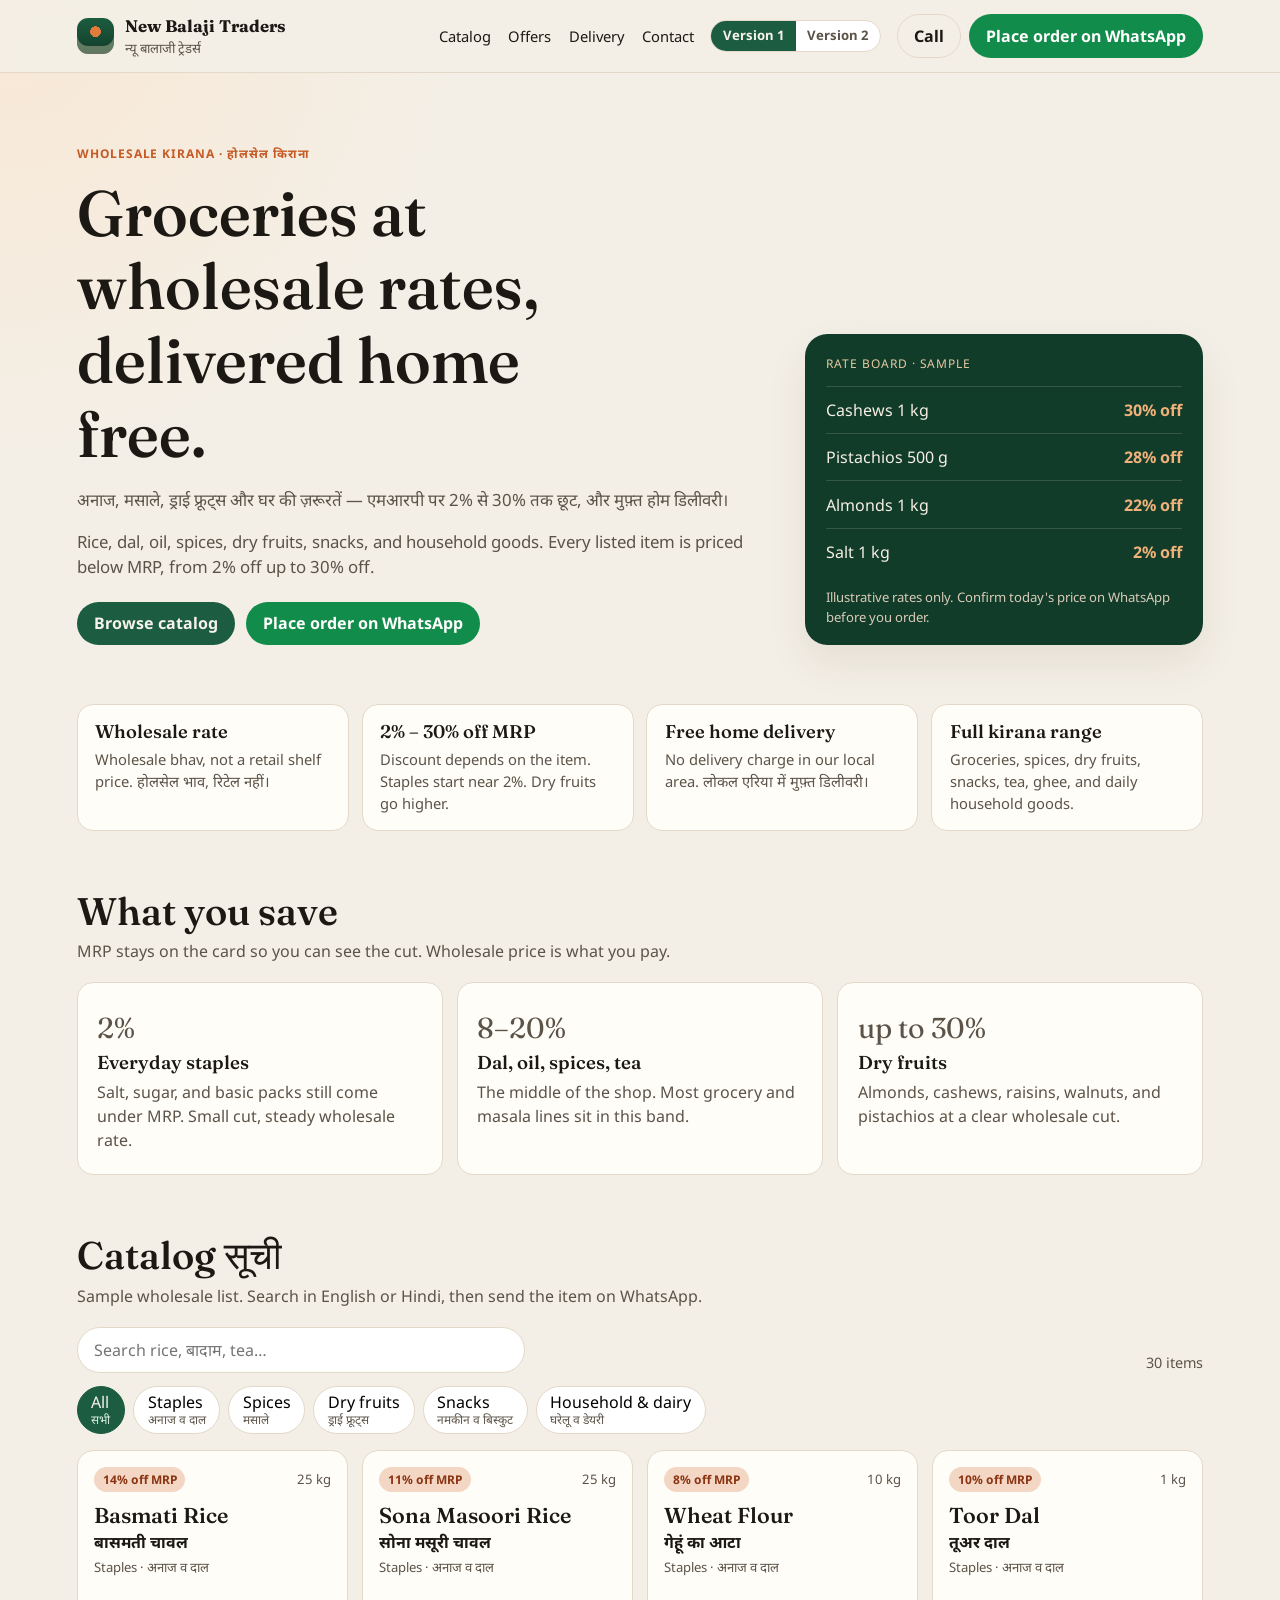
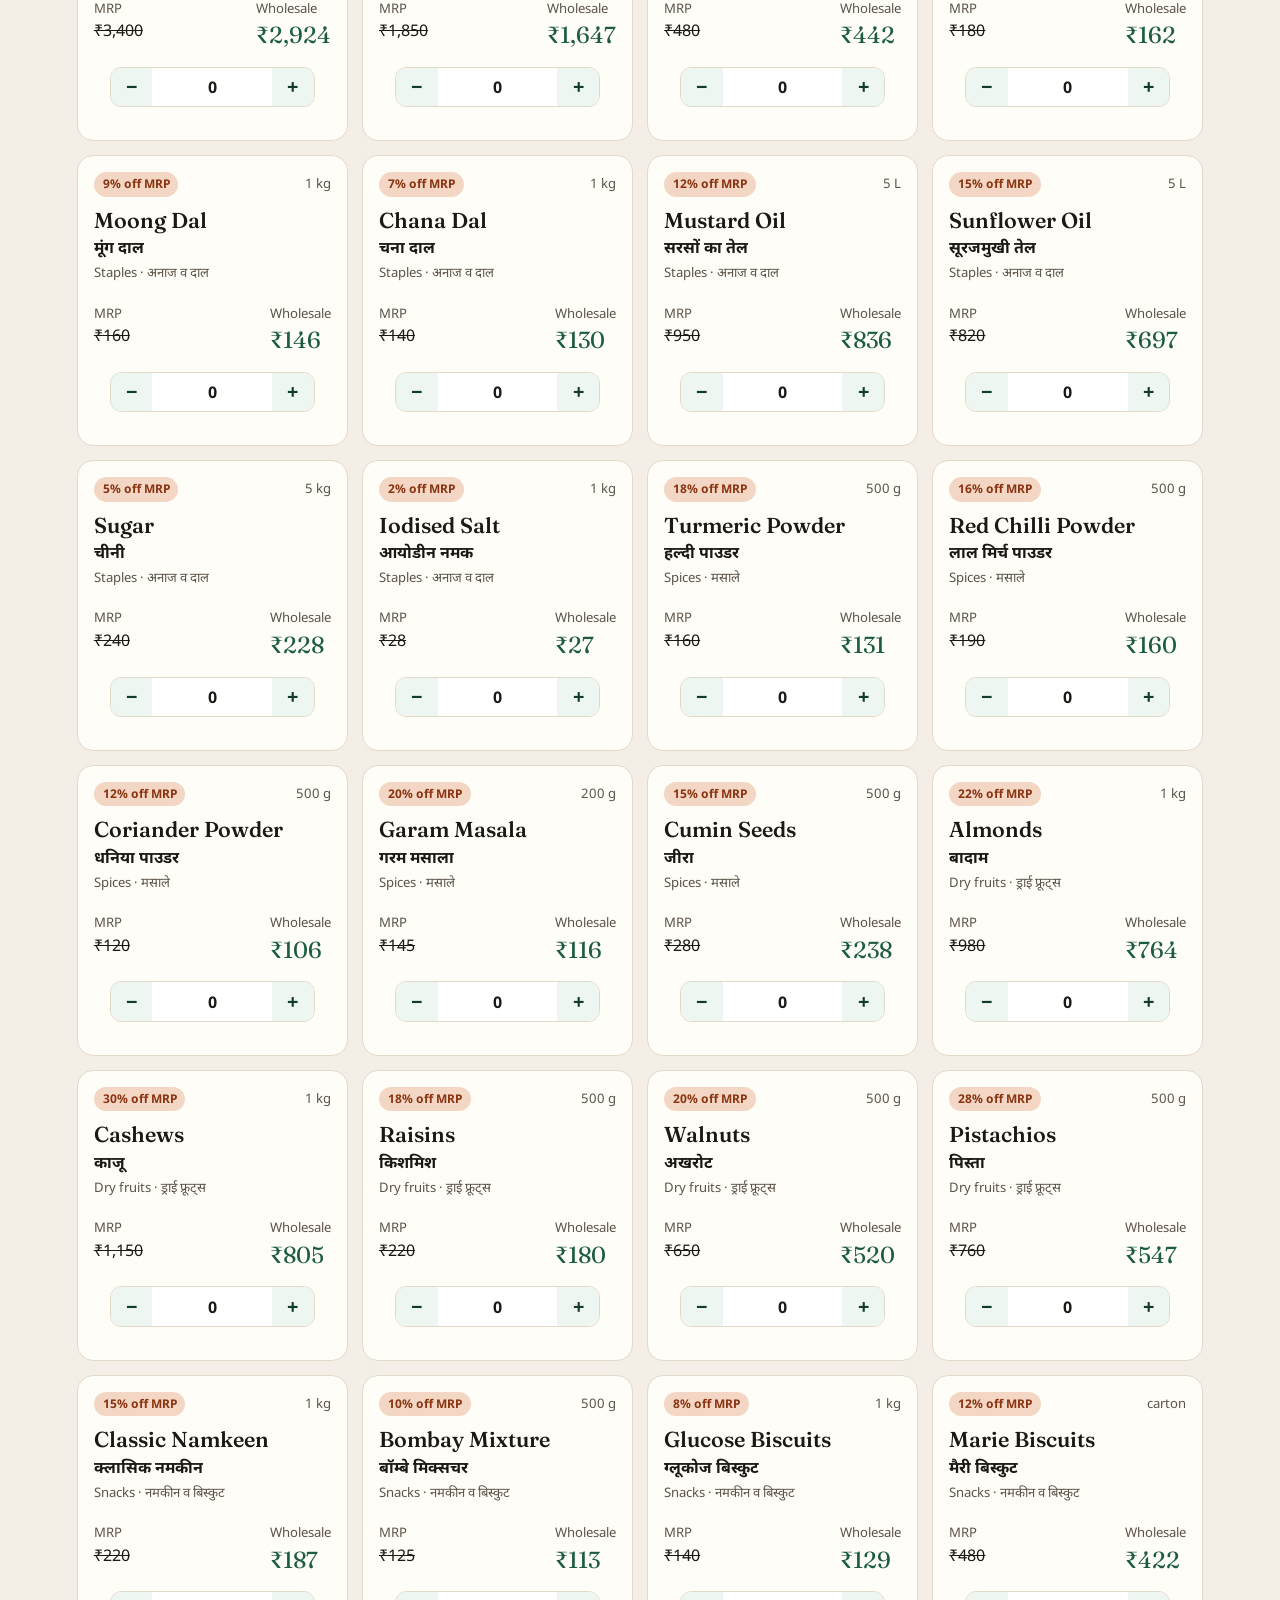
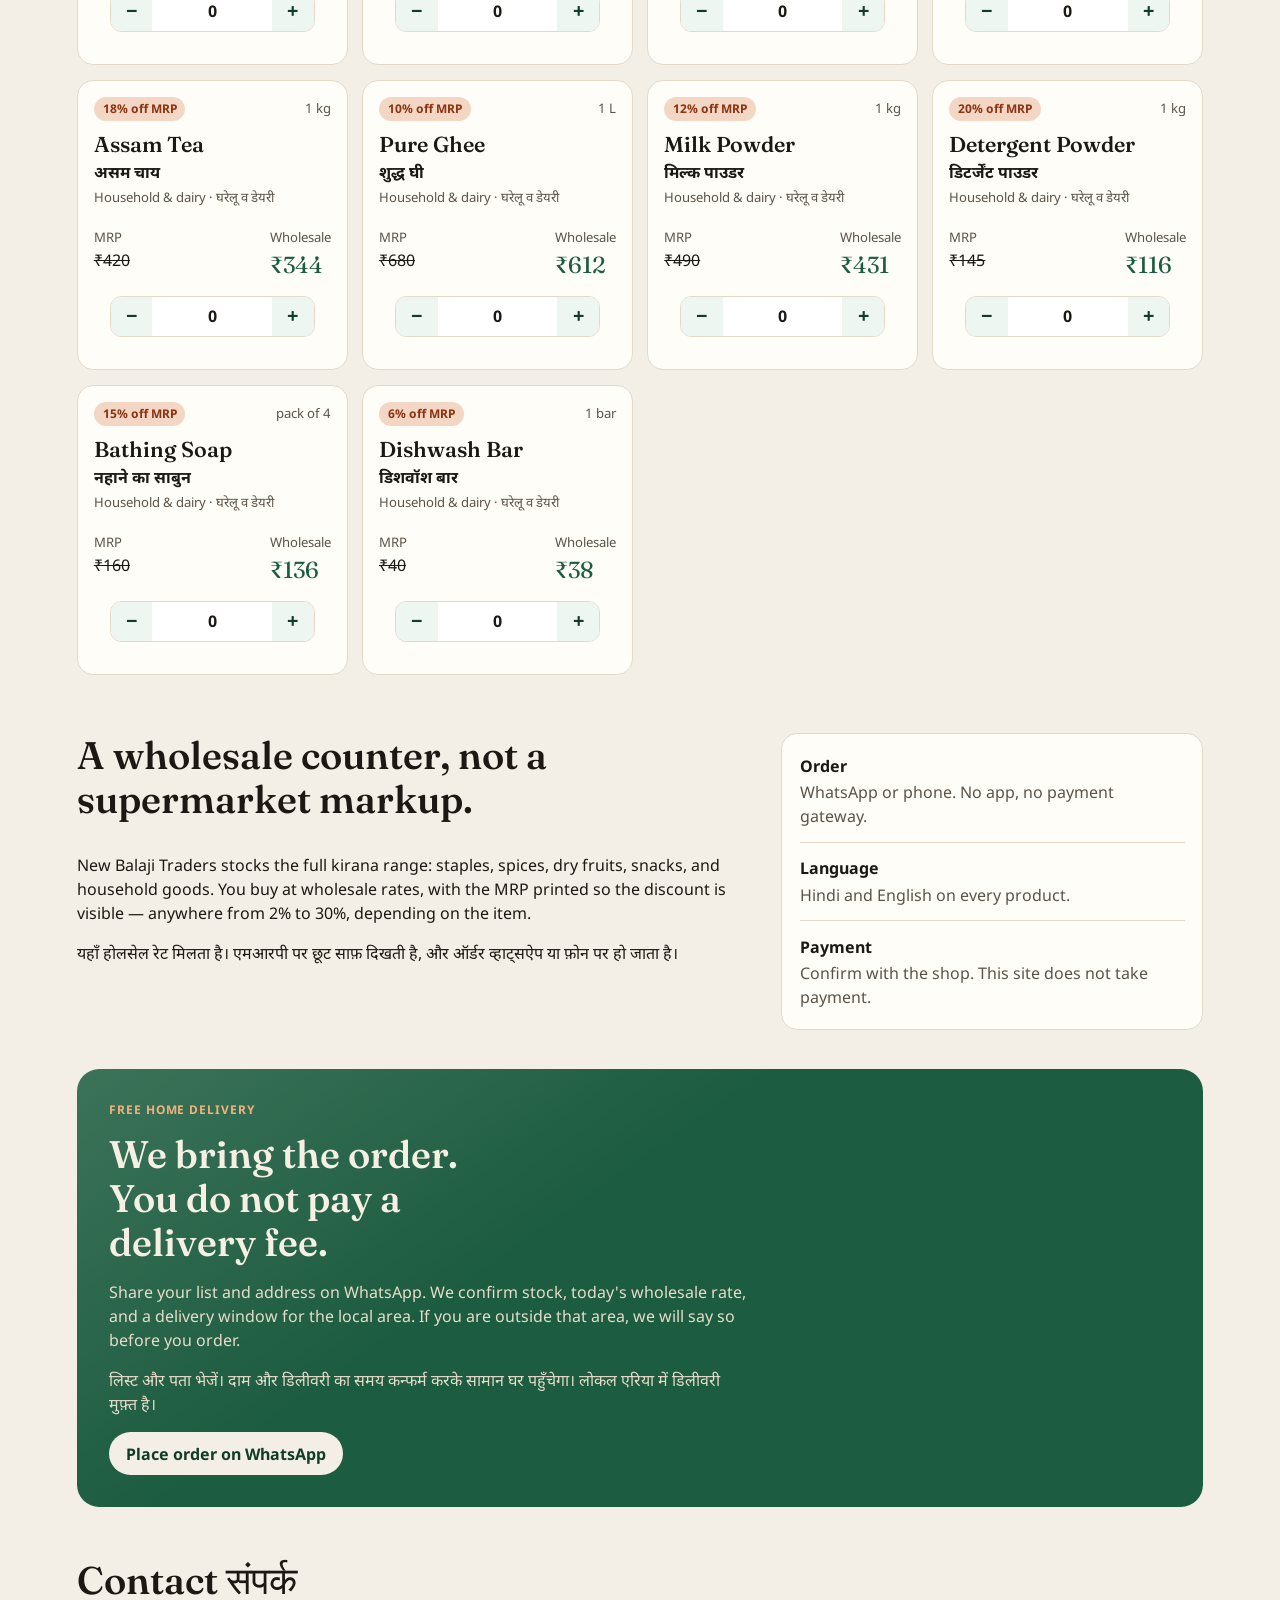
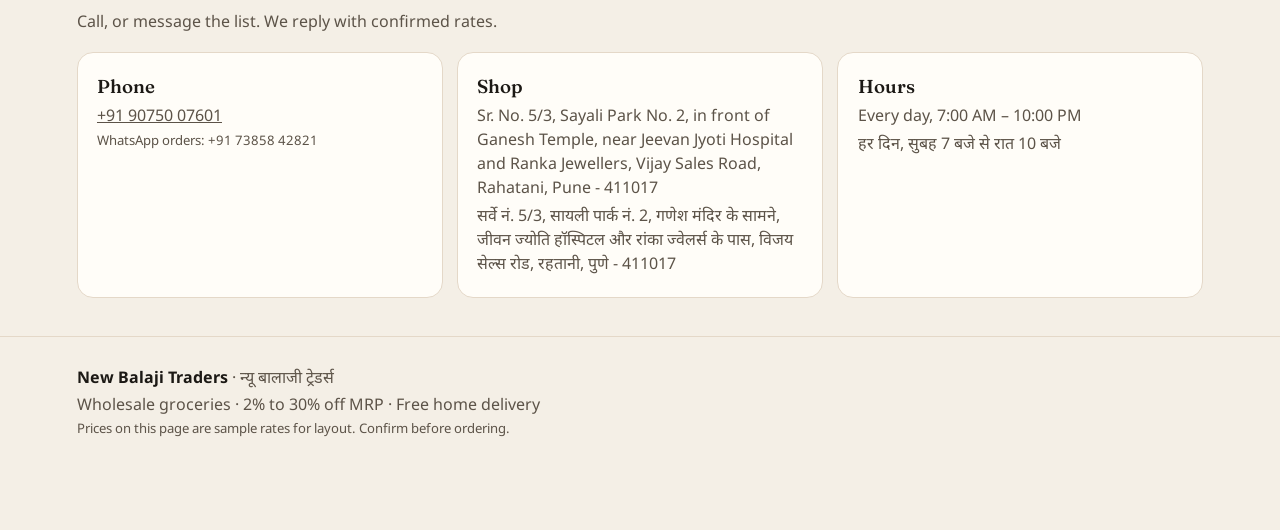
<file: index.html>
<!DOCTYPE html>
<html lang="en">
<head>
  <meta charset="utf-8">
  <meta name="viewport" content="width=device-width, initial-scale=1">
  <title>New Balaji Traders — Wholesale groceries &amp; free delivery</title>
  <meta name="description" content="New Balaji Traders offers groceries, spices, and dry fruits at wholesale rates, with 2% to 30% off MRP and free home delivery.">
  <link rel="icon" href="data:image/svg+xml,%3Csvg xmlns='http://www.w3.org/2000/svg' viewBox='0 0 32 32'%3E%3Crect width='32' height='32' rx='6' fill='%231f6b4a'/%3E%3Cpath d='M8 20c2-6 5-9 8-9s6 3 8 9' fill='none' stroke='%23f4e2c4' stroke-width='2'/%3E%3Ccircle cx='16' cy='11' r='2' fill='%23e07a3d'/%3E%3C/svg%3E">
  <link rel="preconnect" href="https://fonts.googleapis.com">
  <link rel="preconnect" href="https://fonts.gstatic.com" crossorigin>
  <link href="https://fonts.googleapis.com/css2?family=Fraunces:opsz,wght@9..144,560;9..144,680&family=Noto+Sans:wght@400;600;700&family=Noto+Sans+Devanagari:wght@500;700&display=swap" rel="stylesheet">
  <link rel="stylesheet" href="styles.css">
</head>
<body>
  <div class="placeholder-banner" data-placeholder-notice>
    Sample phone and address. Replace them in <code>script.js</code> before sharing this site.
  </div>

  <header class="site-header">
    <a class="brand" href="#top">
      <span class="mark" aria-hidden="true"></span>
      <span>
        <strong>New Balaji Traders</strong>
        <em lang="hi">न्यू बालाजी ट्रेडर्स</em>
      </span>
    </a>
    <nav class="nav" aria-label="Page">
      <a href="#catalog">Catalog</a>
      <a href="#offers">Offers</a>
      <a href="#delivery">Delivery</a>
      <a href="#contact">Contact</a>
    </nav>
    <div class="version-switch" aria-label="Site version">
      <a href="./index.html" aria-current="page">Version 1</a>
      <a href="./v2/index.html">Version 2</a>
    </div>
    <div class="header-actions">
      <a class="btn btn-ghost" data-tel href="tel:+919075007601">Call</a>
      <a class="btn btn-wa" data-place-order href="#">Place order on WhatsApp <span class="cart-count" data-cart-count hidden>0</span></a>
    </div>
  </header>

  <main id="top">
    <section class="hero">
      <div class="hero-copy">
        <p class="kicker">Wholesale kirana <span lang="hi">· होलसेल किराना</span></p>
        <h1>Groceries at wholesale rates, delivered home free.</h1>
        <p class="lede" lang="hi">अनाज, मसाले, ड्राई फ्रूट्स और घर की ज़रूरतें — एमआरपी पर 2% से 30% तक छूट, और मुफ़्त होम डिलीवरी।</p>
        <p class="lede">Rice, dal, oil, spices, dry fruits, snacks, and household goods. Every listed item is priced below MRP, from 2% off up to 30% off.</p>
        <div class="hero-actions">
          <a class="btn btn-solid" href="#catalog">Browse catalog</a>
          <a class="btn btn-wa" data-place-order href="#">Place order on WhatsApp <span class="cart-count" data-cart-count hidden>0</span></a>
        </div>
      </div>
      <aside class="rate-board" aria-label="Today's sample deals">
        <p class="board-label">Rate board · sample</p>
        <ul>
          <li><span>Cashews 1 kg</span><strong>30% off</strong></li>
          <li><span>Pistachios 500 g</span><strong>28% off</strong></li>
          <li><span>Almonds 1 kg</span><strong>22% off</strong></li>
          <li><span>Salt 1 kg</span><strong>2% off</strong></li>
        </ul>
        <p class="board-note">Illustrative rates only. Confirm today's price on WhatsApp before you order.</p>
      </aside>
    </section>

    <section class="trust" aria-label="Why shop here">
      <article>
        <h2>Wholesale rate</h2>
        <p>Wholesale bhav, not a retail shelf price. <span lang="hi">होलसेल भाव, रिटेल नहीं।</span></p>
      </article>
      <article>
        <h2>2% – 30% off MRP</h2>
        <p>Discount depends on the item. Staples start near 2%. Dry fruits go higher.</p>
      </article>
      <article>
        <h2>Free home delivery</h2>
        <p>No delivery charge in our local area. <span lang="hi">लोकल एरिया में मुफ़्त डिलीवरी।</span></p>
      </article>
      <article>
        <h2>Full kirana range</h2>
        <p>Groceries, spices, dry fruits, snacks, tea, ghee, and daily household goods.</p>
      </article>
    </section>

    <section class="offers" id="offers">
      <div class="section-head">
        <h2>What you save</h2>
        <p>MRP stays on the card so you can see the cut. Wholesale price is what you pay.</p>
      </div>
      <div class="offer-grid">
        <article>
          <p class="offer-range">2%</p>
          <h3>Everyday staples</h3>
          <p>Salt, sugar, and basic packs still come under MRP. Small cut, steady wholesale rate.</p>
        </article>
        <article>
          <p class="offer-range">8–20%</p>
          <h3>Dal, oil, spices, tea</h3>
          <p>The middle of the shop. Most grocery and masala lines sit in this band.</p>
        </article>
        <article>
          <p class="offer-range">up to 30%</p>
          <h3>Dry fruits</h3>
          <p>Almonds, cashews, raisins, walnuts, and pistachios at a clear wholesale cut.</p>
        </article>
      </div>
    </section>

    <section class="catalog" id="catalog">
      <div class="section-head">
        <h2>Catalog <span lang="hi">सूची</span></h2>
        <p>Sample wholesale list. Search in English or Hindi, then send the item on WhatsApp.</p>
      </div>
      <div class="catalog-tools">
        <label class="search">
          <span class="visually-hidden">Search products</span>
          <input type="search" data-search placeholder="Search rice, बादाम, tea…">
        </label>
        <p class="count" data-count>0 items</p>
      </div>
      <div class="filters" data-filters role="group" aria-label="Categories"></div>
      <div class="grid" data-grid></div>
    </section>

    <section class="about" id="about">
      <div>
        <h2>A wholesale counter, not a supermarket markup.</h2>
        <p>New Balaji Traders stocks the full kirana range: staples, spices, dry fruits, snacks, and household goods. You buy at wholesale rates, with the MRP printed so the discount is visible — anywhere from 2% to 30%, depending on the item.</p>
        <p lang="hi">यहाँ होलसेल रेट मिलता है। एमआरपी पर छूट साफ़ दिखती है, और ऑर्डर व्हाट्सऐप या फ़ोन पर हो जाता है।</p>
      </div>
      <dl class="facts">
        <div>
          <dt>Order</dt>
          <dd>WhatsApp or phone. No app, no payment gateway.</dd>
        </div>
        <div>
          <dt>Language</dt>
          <dd>Hindi and English on every product.</dd>
        </div>
        <div>
          <dt>Payment</dt>
          <dd>Confirm with the shop. This site does not take payment.</dd>
        </div>
      </dl>
    </section>

    <section class="delivery" id="delivery">
      <div>
        <p class="kicker">Free home delivery</p>
        <h2>We bring the order. You do not pay a delivery fee.</h2>
        <p>Share your list and address on WhatsApp. We confirm stock, today's wholesale rate, and a delivery window for the local area. If you are outside that area, we will say so before you order.</p>
        <p lang="hi">लिस्ट और पता भेजें। दाम और डिलीवरी का समय कन्फर्म करके सामान घर पहुँचेगा। लोकल एरिया में डिलीवरी मुफ़्त है।</p>
        <a class="btn btn-solid" data-place-order href="#">Place order on WhatsApp</a>
      </div>
    </section>

    <section class="contact" id="contact">
      <div class="section-head">
        <h2>Contact <span lang="hi">संपर्क</span></h2>
        <p>Call, or message the list. We reply with confirmed rates.</p>
      </div>
      <div class="contact-grid">
        <article>
          <h3>Phone</h3>
          <p><a data-tel data-shop-phone href="tel:+919075007601">+91 90750 07601</a></p>
          <p class="fine">WhatsApp orders: <span data-shop-whatsapp>+91 73858 42821</span></p>
        </article>
        <article>
          <h3>Shop</h3>
          <p data-shop-address>Sr. No. 5/3, Sayali Park No. 2, in front of Ganesh Temple, near Jeevan Jyoti Hospital and Ranka Jewellers, Vijay Sales Road, Rahatani, Pune - 411017</p>
          <p lang="hi" data-shop-address-hi>सर्वे नं. 5/3, सायली पार्क नं. 2, गणेश मंदिर के सामने, रहतानी, पुणे - 411017</p>
        </article>
        <article>
          <h3>Hours</h3>
          <p data-shop-hours>Every day, 7:00 AM – 10:00 PM</p>
          <p lang="hi" data-shop-hours-hi>हर दिन, सुबह 7 बजे से रात 10 बजे</p>
        </article>
      </div>
    </section>
  </main>

  <footer class="site-footer">
    <p><strong>New Balaji Traders</strong> · <span lang="hi">न्यू बालाजी ट्रेडर्स</span></p>
    <p>Wholesale groceries · 2% to 30% off MRP · Free home delivery</p>
    <p class="fine">Prices on this page are sample rates for layout. Confirm before ordering.</p>
  </footer>

  <div class="mobile-bar">
    <a data-tel href="tel:+919075007601">Call <span data-shop-phone>+91 90750 07601</span></a>
    <a data-place-order href="#">Place order <span class="cart-count" data-cart-count hidden>0</span></a>
  </div>

  <script src="products.js"></script>
  <script src="script.js"></script>
</body>
</html>
</file>
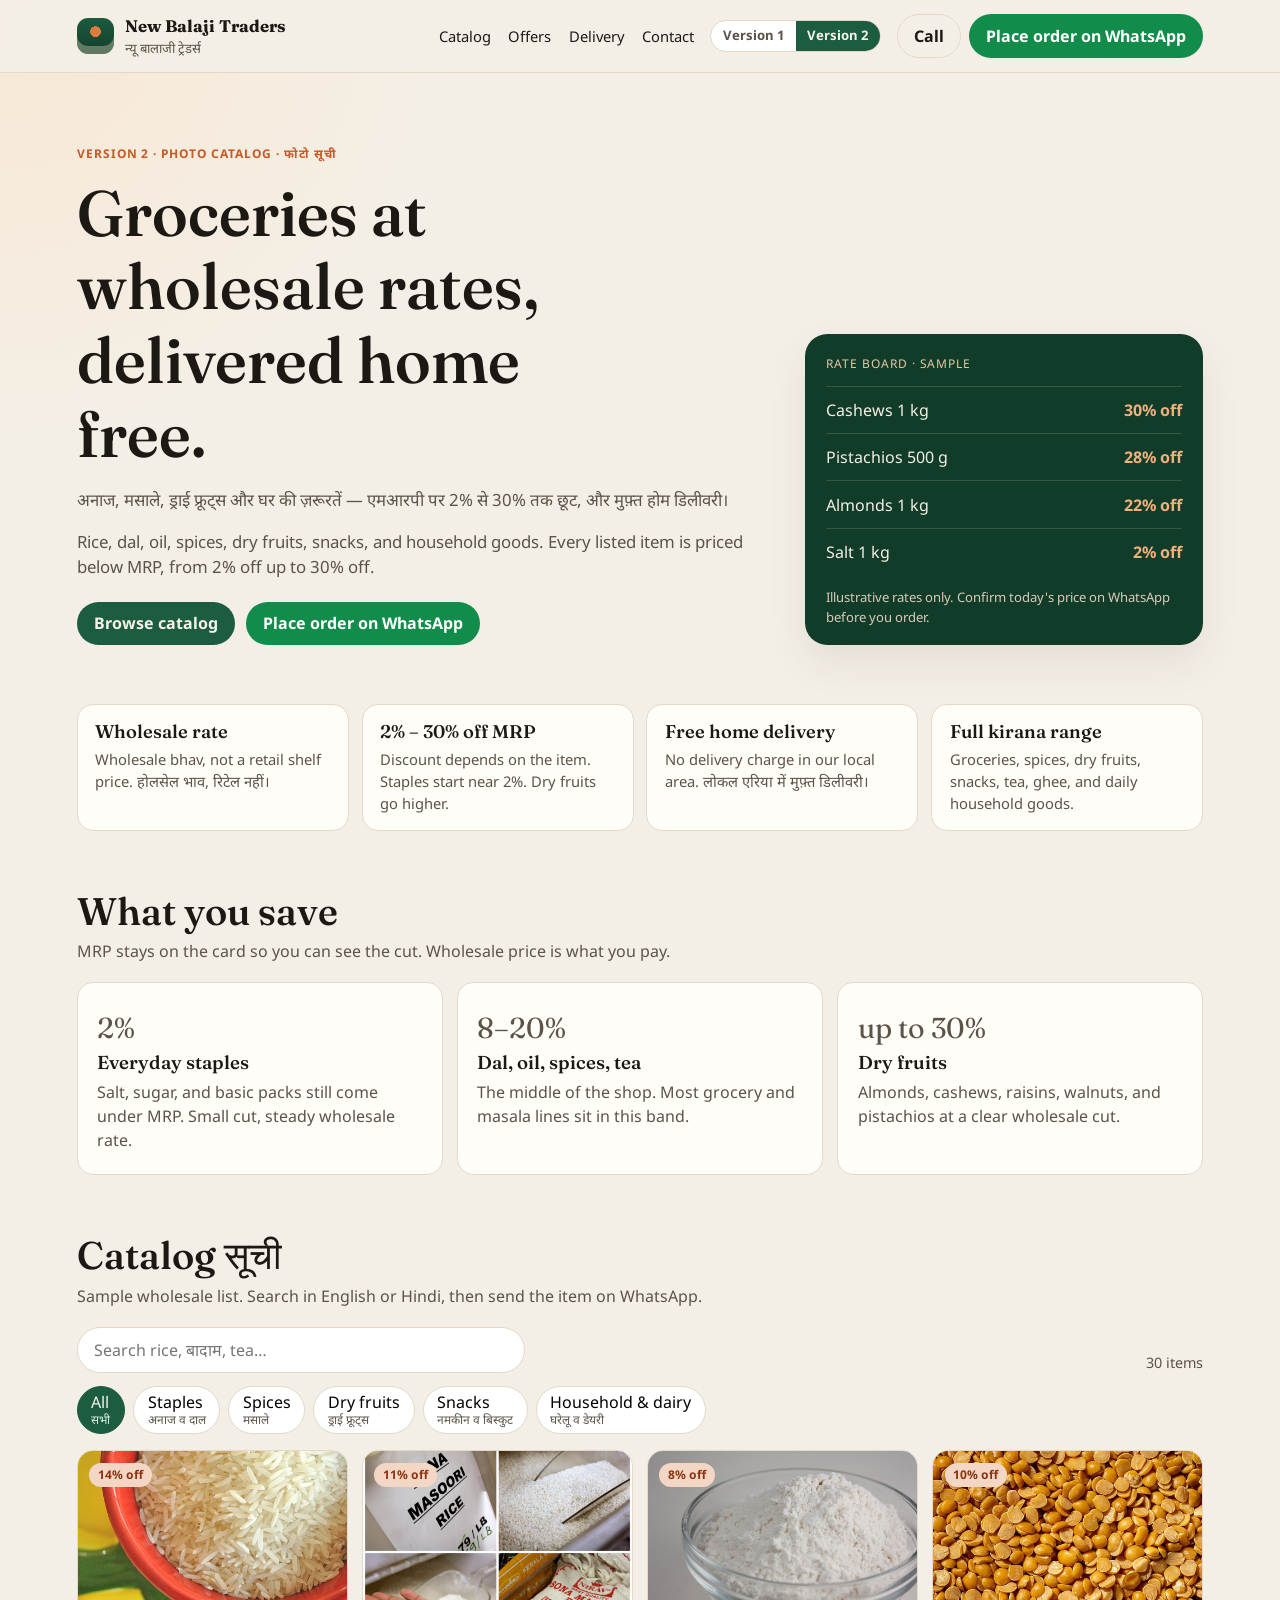
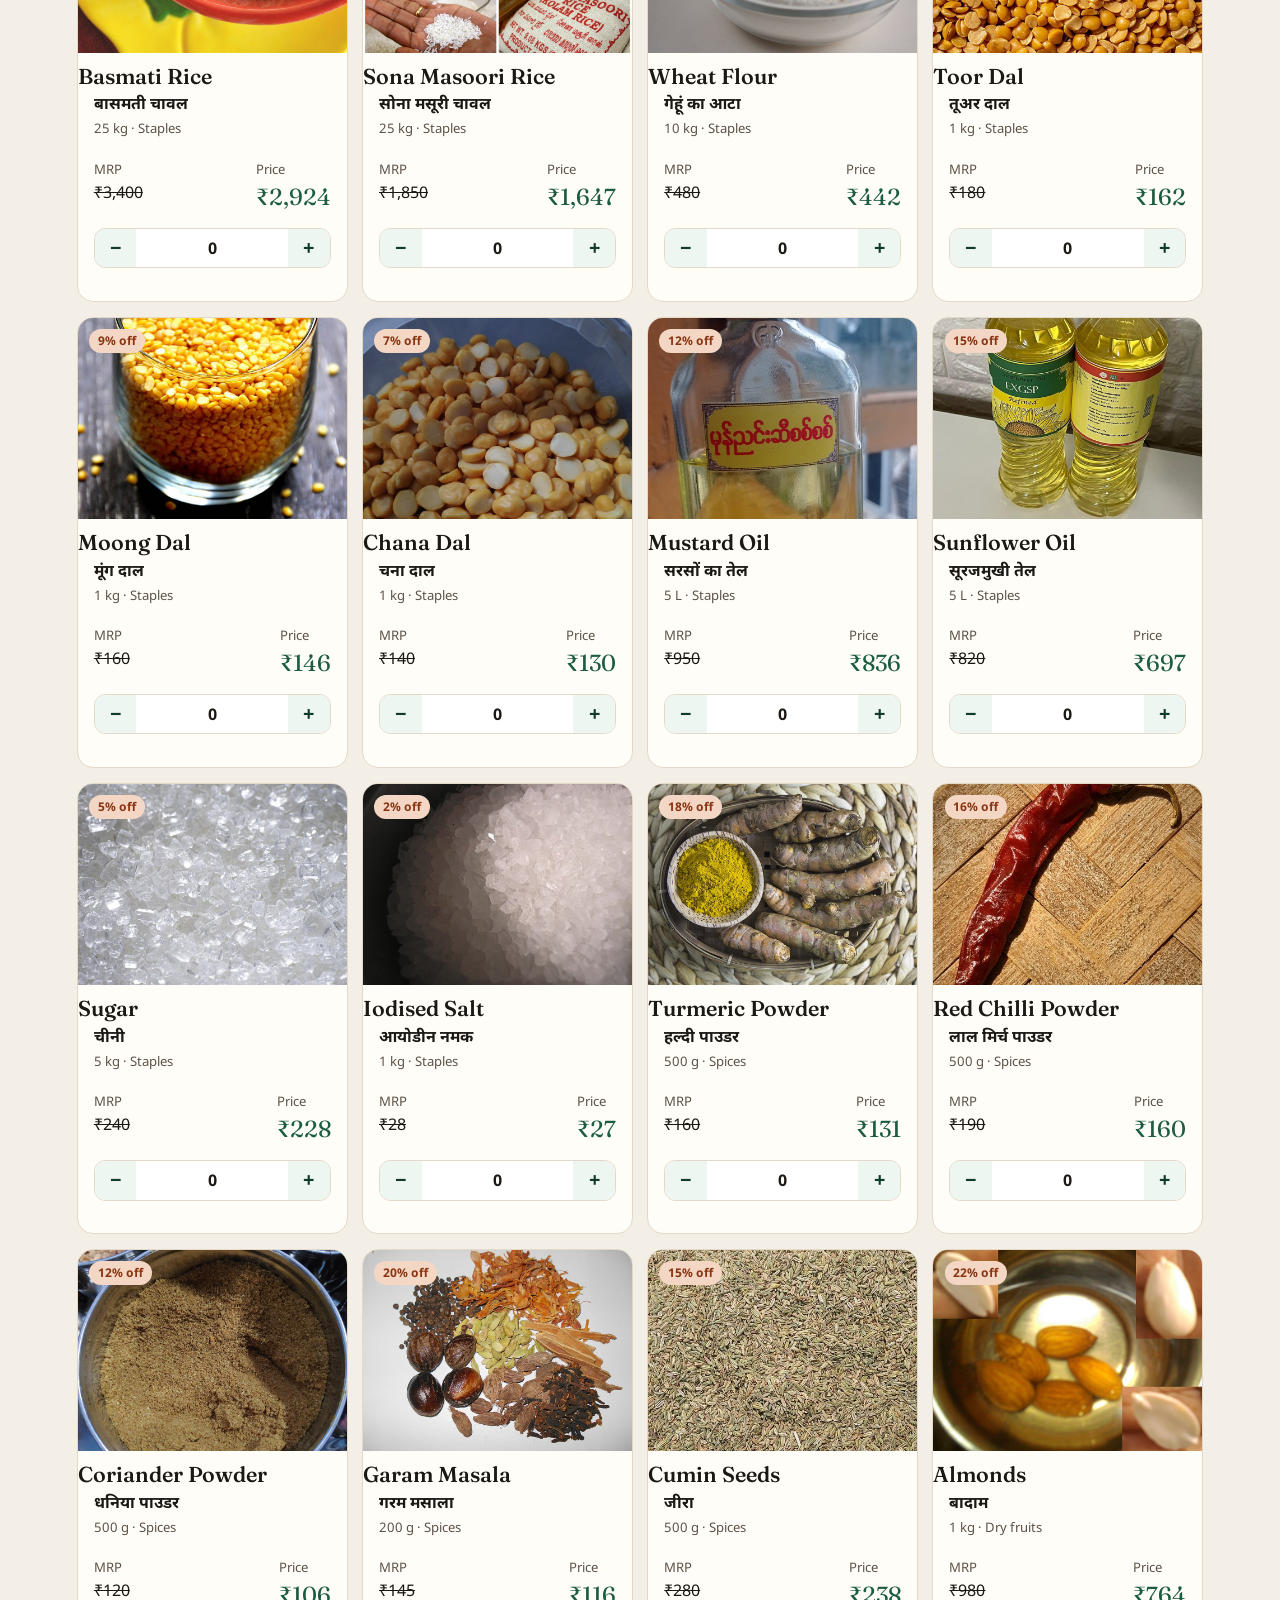
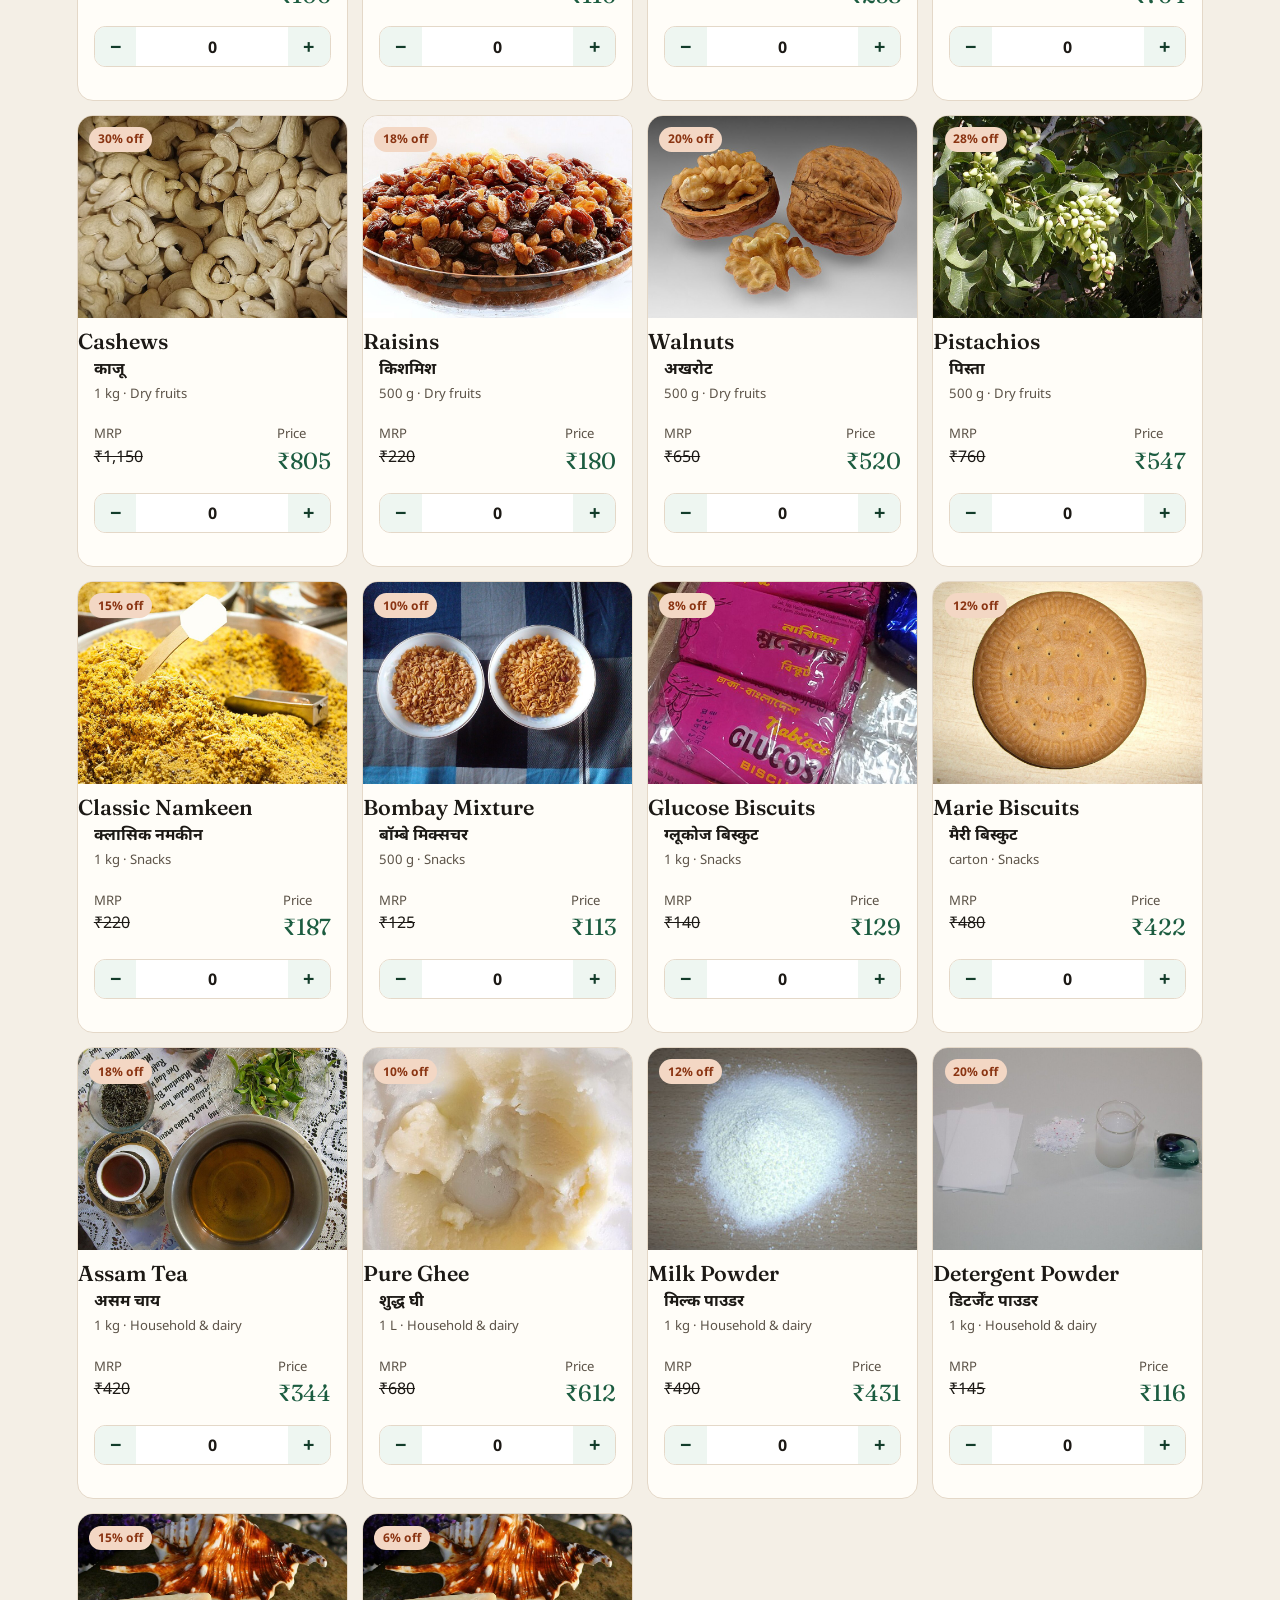
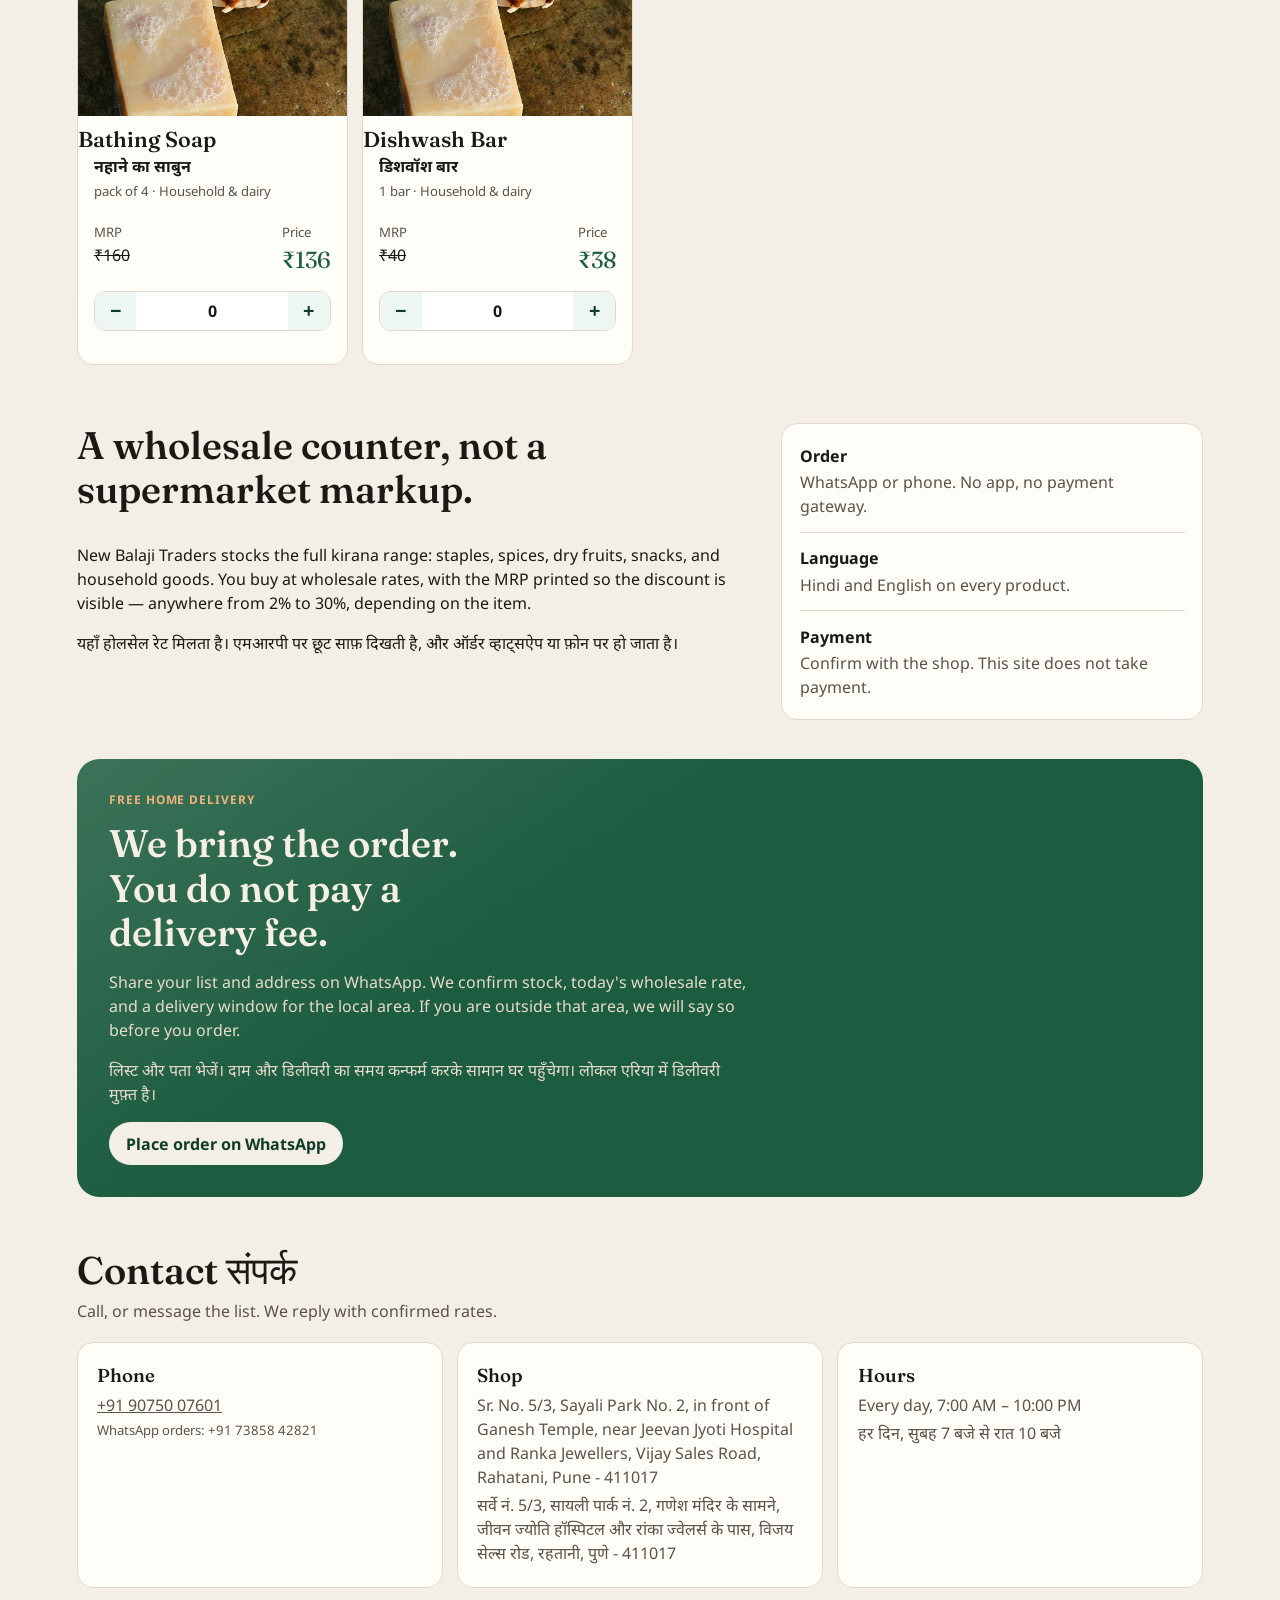
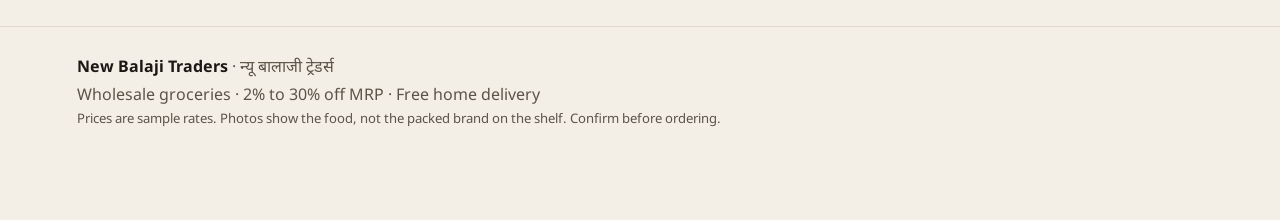
<file: v2/index.html>
<!DOCTYPE html>
<html lang="en">
<head>
  <meta charset="utf-8">
  <meta name="viewport" content="width=device-width, initial-scale=1">
  <title>New Balaji Traders — Version 2 photo catalog</title>
  <meta name="description" content="New Balaji Traders offers groceries, spices, and dry fruits at wholesale rates, with 2% to 30% off MRP and free home delivery.">
  <link rel="icon" href="data:image/svg+xml,%3Csvg xmlns='http://www.w3.org/2000/svg' viewBox='0 0 32 32'%3E%3Crect width='32' height='32' rx='6' fill='%231f6b4a'/%3E%3Cpath d='M8 20c2-6 5-9 8-9s6 3 8 9' fill='none' stroke='%23f4e2c4' stroke-width='2'/%3E%3Ccircle cx='16' cy='11' r='2' fill='%23e07a3d'/%3E%3C/svg%3E">
  <link rel="preconnect" href="https://fonts.googleapis.com">
  <link rel="preconnect" href="https://fonts.gstatic.com" crossorigin>
  <link href="https://fonts.googleapis.com/css2?family=Fraunces:opsz,wght@9..144,560;9..144,680&family=Noto+Sans:wght@400;600;700&family=Noto+Sans+Devanagari:wght@500;700&display=swap" rel="stylesheet">
  <link rel="stylesheet" href="styles.css">
</head>
<body>
  <div class="placeholder-banner" data-placeholder-notice>
    Sample phone and address. Replace them in <code>script.js</code> before sharing this site.
  </div>

  <header class="site-header">
    <a class="brand" href="#top">
      <span class="mark" aria-hidden="true"></span>
      <span>
        <strong>New Balaji Traders</strong>
        <em lang="hi">न्यू बालाजी ट्रेडर्स</em>
      </span>
    </a>
    <nav class="nav" aria-label="Page">
      <a href="#catalog">Catalog</a>
      <a href="#offers">Offers</a>
      <a href="#delivery">Delivery</a>
      <a href="#contact">Contact</a>
    </nav>
    <div class="version-switch" aria-label="Site version">
      <a href="../index.html">Version 1</a>
      <a href="./index.html" aria-current="page">Version 2</a>
    </div>
    <div class="header-actions">
      <a class="btn btn-ghost" data-tel href="tel:+919075007601">Call</a>
      <a class="btn btn-wa" data-place-order href="#">Place order on WhatsApp <span class="cart-count" data-cart-count hidden>0</span></a>
    </div>
  </header>

  <main id="top">
    <section class="hero">
      <div class="hero-copy">
        <p class="kicker">Version 2 · photo catalog <span lang="hi">· फोटो सूची</span></p>
        <h1>Groceries at wholesale rates, delivered home free.</h1>
        <p class="lede" lang="hi">अनाज, मसाले, ड्राई फ्रूट्स और घर की ज़रूरतें — एमआरपी पर 2% से 30% तक छूट, और मुफ़्त होम डिलीवरी।</p>
        <p class="lede">Rice, dal, oil, spices, dry fruits, snacks, and household goods. Every listed item is priced below MRP, from 2% off up to 30% off.</p>
        <div class="hero-actions">
          <a class="btn btn-solid" href="#catalog">Browse catalog</a>
          <a class="btn btn-wa" data-place-order href="#">Place order on WhatsApp <span class="cart-count" data-cart-count hidden>0</span></a>
        </div>
      </div>
      <aside class="rate-board" aria-label="Today's sample deals">
        <p class="board-label">Rate board · sample</p>
        <ul>
          <li><span>Cashews 1 kg</span><strong>30% off</strong></li>
          <li><span>Pistachios 500 g</span><strong>28% off</strong></li>
          <li><span>Almonds 1 kg</span><strong>22% off</strong></li>
          <li><span>Salt 1 kg</span><strong>2% off</strong></li>
        </ul>
        <p class="board-note">Illustrative rates only. Confirm today's price on WhatsApp before you order.</p>
      </aside>
    </section>

    <section class="trust" aria-label="Why shop here">
      <article>
        <h2>Wholesale rate</h2>
        <p>Wholesale bhav, not a retail shelf price. <span lang="hi">होलसेल भाव, रिटेल नहीं।</span></p>
      </article>
      <article>
        <h2>2% – 30% off MRP</h2>
        <p>Discount depends on the item. Staples start near 2%. Dry fruits go higher.</p>
      </article>
      <article>
        <h2>Free home delivery</h2>
        <p>No delivery charge in our local area. <span lang="hi">लोकल एरिया में मुफ़्त डिलीवरी।</span></p>
      </article>
      <article>
        <h2>Full kirana range</h2>
        <p>Groceries, spices, dry fruits, snacks, tea, ghee, and daily household goods.</p>
      </article>
    </section>

    <section class="offers" id="offers">
      <div class="section-head">
        <h2>What you save</h2>
        <p>MRP stays on the card so you can see the cut. Wholesale price is what you pay.</p>
      </div>
      <div class="offer-grid">
        <article>
          <p class="offer-range">2%</p>
          <h3>Everyday staples</h3>
          <p>Salt, sugar, and basic packs still come under MRP. Small cut, steady wholesale rate.</p>
        </article>
        <article>
          <p class="offer-range">8–20%</p>
          <h3>Dal, oil, spices, tea</h3>
          <p>The middle of the shop. Most grocery and masala lines sit in this band.</p>
        </article>
        <article>
          <p class="offer-range">up to 30%</p>
          <h3>Dry fruits</h3>
          <p>Almonds, cashews, raisins, walnuts, and pistachios at a clear wholesale cut.</p>
        </article>
      </div>
    </section>

    <section class="catalog" id="catalog">
      <div class="section-head">
        <h2>Catalog <span lang="hi">सूची</span></h2>
        <p>Sample wholesale list. Search in English or Hindi, then send the item on WhatsApp.</p>
      </div>
      <div class="catalog-tools">
        <label class="search">
          <span class="visually-hidden">Search products</span>
          <input type="search" data-search placeholder="Search rice, बादाम, tea…">
        </label>
        <p class="count" data-count>0 items</p>
      </div>
      <div class="filters" data-filters role="group" aria-label="Categories"></div>
      <div class="grid" data-grid></div>
    </section>

    <section class="about" id="about">
      <div>
        <h2>A wholesale counter, not a supermarket markup.</h2>
        <p>New Balaji Traders stocks the full kirana range: staples, spices, dry fruits, snacks, and household goods. You buy at wholesale rates, with the MRP printed so the discount is visible — anywhere from 2% to 30%, depending on the item.</p>
        <p lang="hi">यहाँ होलसेल रेट मिलता है। एमआरपी पर छूट साफ़ दिखती है, और ऑर्डर व्हाट्सऐप या फ़ोन पर हो जाता है।</p>
      </div>
      <dl class="facts">
        <div>
          <dt>Order</dt>
          <dd>WhatsApp or phone. No app, no payment gateway.</dd>
        </div>
        <div>
          <dt>Language</dt>
          <dd>Hindi and English on every product.</dd>
        </div>
        <div>
          <dt>Payment</dt>
          <dd>Confirm with the shop. This site does not take payment.</dd>
        </div>
      </dl>
    </section>

    <section class="delivery" id="delivery">
      <div>
        <p class="kicker">Free home delivery</p>
        <h2>We bring the order. You do not pay a delivery fee.</h2>
        <p>Share your list and address on WhatsApp. We confirm stock, today's wholesale rate, and a delivery window for the local area. If you are outside that area, we will say so before you order.</p>
        <p lang="hi">लिस्ट और पता भेजें। दाम और डिलीवरी का समय कन्फर्म करके सामान घर पहुँचेगा। लोकल एरिया में डिलीवरी मुफ़्त है।</p>
        <a class="btn btn-solid" data-place-order href="#">Place order on WhatsApp</a>
      </div>
    </section>

    <section class="contact" id="contact">
      <div class="section-head">
        <h2>Contact <span lang="hi">संपर्क</span></h2>
        <p>Call, or message the list. We reply with confirmed rates.</p>
      </div>
      <div class="contact-grid">
        <article>
          <h3>Phone</h3>
          <p><a data-tel data-shop-phone href="tel:+919075007601">+91 90750 07601</a></p>
          <p class="fine">WhatsApp orders: <span data-shop-whatsapp>+91 73858 42821</span></p>
        </article>
        <article>
          <h3>Shop</h3>
          <p data-shop-address>Sr. No. 5/3, Sayali Park No. 2, in front of Ganesh Temple, near Jeevan Jyoti Hospital and Ranka Jewellers, Vijay Sales Road, Rahatani, Pune - 411017</p>
          <p lang="hi" data-shop-address-hi>सर्वे नं. 5/3, सायली पार्क नं. 2, गणेश मंदिर के सामने, रहतानी, पुणे - 411017</p>
        </article>
        <article>
          <h3>Hours</h3>
          <p data-shop-hours>Every day, 7:00 AM – 10:00 PM</p>
          <p lang="hi" data-shop-hours-hi>हर दिन, सुबह 7 बजे से रात 10 बजे</p>
        </article>
      </div>
    </section>
  </main>

  <footer class="site-footer">
    <p><strong>New Balaji Traders</strong> · <span lang="hi">न्यू बालाजी ट्रेडर्स</span></p>
    <p>Wholesale groceries · 2% to 30% off MRP · Free home delivery</p>
    <p class="fine">Prices are sample rates. Photos show the food, not the packed brand on the shelf. Confirm before ordering.</p>
  </footer>

  <div class="mobile-bar">
    <a data-tel href="tel:+919075007601">Call <span data-shop-phone>+91 90750 07601</span></a>
    <a data-place-order href="#">Place order <span class="cart-count" data-cart-count hidden>0</span></a>
  </div>

  <script src="products.js"></script>
  <script src="script.js"></script>
</body>
</html>
</file>
<file: styles.css>
:root {
  --ink: #1c1915;
  --muted: #5c5348;
  --paper: #f4efe6;
  --card: #fffdf8;
  --line: #e4d8c8;
  --green: #1c5c40;
  --green-deep: #123c2a;
  --saffron: #c65a24;
  --saffron-soft: #f3d7c4;
  --shadow: 0 18px 40px rgba(48, 32, 14, 0.08);
  --serif: "Fraunces", "Times New Roman", serif;
  --sans: "Noto Sans", "Noto Sans Devanagari", "Segoe UI", sans-serif;
}

* { box-sizing: border-box; }

html { scroll-behavior: smooth; }

body {
  margin: 0;
  color: var(--ink);
  background:
    radial-gradient(circle at top left, #f8e7d4 0, transparent 28rem),
    var(--paper);
  font-family: var(--sans);
  line-height: 1.5;
}

a { color: inherit; }

img { max-width: 100%; }

.placeholder-banner {
  background: #3d2a16;
  color: #f8efe4;
  text-align: center;
  font-size: 0.85rem;
  padding: 0.45rem 1rem;
}

.placeholder-banner code {
  font-family: ui-monospace, Consolas, monospace;
}

.site-header {
  position: sticky;
  top: 0;
  z-index: 5;
  display: flex;
  align-items: center;
  gap: 1rem;
  padding: 0.85rem 6vw;
  background: rgba(244, 239, 230, 0.92);
  border-bottom: 1px solid var(--line);
  backdrop-filter: blur(10px);
}

.brand {
  display: flex;
  align-items: center;
  gap: 0.7rem;
  text-decoration: none;
  margin-right: auto;
}

.brand strong,
.brand em {
  display: block;
  font-style: normal;
}

.brand strong { font-family: var(--serif); font-size: 1.05rem; }
.brand em { color: var(--muted); font-size: 0.82rem; }

.mark {
  width: 2.3rem;
  height: 2.3rem;
  border-radius: 0.7rem;
  background:
    radial-gradient(circle at 50% 38%, #e07a3d 0 18%, transparent 19%),
    linear-gradient(#1c5c40, #123c2a);
  box-shadow: inset 0 -8px 0 rgba(244, 226, 196, 0.35);
}

.nav {
  display: flex;
  gap: 1.1rem;
  font-size: 0.92rem;
}

.nav a { text-decoration: none; }
.nav a:hover { color: var(--saffron); }

.version-switch {
  display: flex;
  border: 1px solid var(--line);
  border-radius: 999px;
  overflow: hidden;
  background: white;
  font-size: 0.82rem;
  font-weight: 700;
}

.version-switch a {
  text-decoration: none;
  padding: 0.35rem 0.7rem;
  color: var(--muted);
}

.version-switch a[aria-current="page"] {
  background: var(--green);
  color: #f7f3ea;
}

.header-actions { display: flex; gap: 0.5rem; }

.btn {
  display: inline-flex;
  align-items: center;
  justify-content: center;
  min-height: 2.7rem;
  padding: 0.45rem 1rem;
  border-radius: 999px;
  text-decoration: none;
  font-weight: 700;
  border: 1px solid transparent;
}

.btn-solid { background: var(--green); color: #f7f3ea; }
.btn-solid:hover { background: var(--green-deep); }

.btn-wa { background: #128c4a; color: white; }
.btn-wa:hover { background: #0d6b38; }

.cart-count {
  display: inline-flex;
  align-items: center;
  justify-content: center;
  min-width: 1.35rem;
  height: 1.35rem;
  margin-left: 0.35rem;
  padding: 0 0.35rem;
  border-radius: 999px;
  background: #f4efe6;
  color: #123c2a;
  font-size: 0.78rem;
}

.cart-count[hidden] { display: none; }

.btn-ghost {
  background: transparent;
  border-color: var(--line);
}

.hero {
  display: grid;
  grid-template-columns: 1.4fr 0.8fr;
  gap: 2rem;
  padding: 4.5rem 6vw 2.5rem;
  align-items: end;
}

.kicker {
  letter-spacing: 0.08em;
  text-transform: uppercase;
  font-size: 0.75rem;
  font-weight: 700;
  color: var(--saffron);
  margin: 0 0 0.8rem;
}

h1, h2, h3 { font-family: var(--serif); font-weight: 560; line-height: 1.15; }

h1 {
  font-size: clamp(2.4rem, 5vw, 4.4rem);
  margin: 0 0 1rem;
  max-width: 12ch;
}

.lede { max-width: 42rem; color: var(--muted); font-size: 1.05rem; }

.hero-actions { display: flex; flex-wrap: wrap; gap: 0.7rem; margin-top: 1.4rem; }

.rate-board {
  background: var(--green-deep);
  color: #f6efe4;
  border-radius: 1.4rem;
  padding: 1.3rem 1.3rem 1.1rem;
  box-shadow: var(--shadow);
}

.board-label {
  margin: 0 0 0.8rem;
  font-size: 0.75rem;
  letter-spacing: 0.08em;
  text-transform: uppercase;
  color: #e7c9a2;
}

.rate-board ul { list-style: none; margin: 0; padding: 0; }

.rate-board li {
  display: flex;
  justify-content: space-between;
  gap: 1rem;
  padding: 0.7rem 0;
  border-top: 1px solid rgba(246, 239, 228, 0.15);
}

.rate-board strong { color: #f0b27a; }

.board-note { color: #d9cbb8; font-size: 0.82rem; margin: 0.8rem 0 0; }

.trust, .offers, .catalog, .about, .delivery, .contact {
  padding: 1.2rem 6vw 2.4rem;
}

.trust {
  display: grid;
  grid-template-columns: repeat(4, 1fr);
  gap: 0.8rem;
}

.trust article, .offer-grid article, .card, .contact-grid article, .facts {
  background: var(--card);
  border: 1px solid var(--line);
  border-radius: 1rem;
}

.trust article { padding: 1rem 1.1rem; }
.trust h2 { font-size: 1.15rem; margin: 0 0 0.35rem; }
.trust p { margin: 0; color: var(--muted); font-size: 0.92rem; }

.section-head h2 { font-size: clamp(1.8rem, 3vw, 2.6rem); margin: 0 0 0.4rem; }
.section-head p { margin: 0 0 1.2rem; color: var(--muted); max-width: 40rem; }

.offer-grid, .contact-grid {
  display: grid;
  grid-template-columns: repeat(3, 1fr);
  gap: 0.9rem;
}

.offer-grid article, .contact-grid article { padding: 1.2rem; }
.offer-range {
  margin: 0;
  color: var(--saffron);
  font-family: var(--serif);
  font-size: 1.8rem;
}
.offer-grid h3, .contact-grid h3 { margin: 0.2rem 0 0.4rem; }
.offer-grid p, .contact-grid p { margin: 0.2rem 0; color: var(--muted); }

.catalog-tools {
  display: flex;
  justify-content: space-between;
  gap: 1rem;
  align-items: end;
  margin-bottom: 0.8rem;
}

.search { flex: 1; max-width: 28rem; }

.search input {
  width: 100%;
  min-height: 2.9rem;
  border-radius: 999px;
  border: 1px solid var(--line);
  background: white;
  padding: 0.5rem 1rem;
  font: inherit;
}

.count { margin: 0; color: var(--muted); font-size: 0.9rem; }

.filters {
  display: flex;
  flex-wrap: wrap;
  gap: 0.5rem;
  margin-bottom: 1rem;
}

.chip {
  border: 1px solid var(--line);
  background: white;
  border-radius: 999px;
  padding: 0.4rem 0.85rem;
  font: inherit;
  cursor: pointer;
  display: flex;
  flex-direction: column;
  align-items: flex-start;
  line-height: 1.2;
}

.chip-hi { color: var(--muted); font-size: 0.75rem; }

.chip[aria-pressed="true"] {
  background: var(--green);
  color: #f7f3ea;
  border-color: var(--green);
}

.chip[aria-pressed="true"] .chip-hi { color: #d7ecdf; }

.grid {
  display: grid;
  grid-template-columns: repeat(auto-fill, minmax(240px, 1fr));
  gap: 0.9rem;
}

.card { padding: 1rem 1rem 1.05rem; display: flex; flex-direction: column; }

.card-top, .prices {
  display: flex;
  justify-content: space-between;
  gap: 0.6rem;
  align-items: baseline;
}

.badge {
  background: var(--saffron-soft);
  color: #8a3412;
  font-size: 0.75rem;
  font-weight: 700;
  border-radius: 999px;
  padding: 0.2rem 0.55rem;
}

.pack, .meta, .label, .fine { color: var(--muted); font-size: 0.82rem; }

.card h3 { margin: 0.75rem 0 0.1rem; font-size: 1.35rem; }
.hi { margin: 0; font-weight: 700; }
.meta { margin: 0.25rem 0 0.9rem; }

.prices { margin-top: auto; padding-top: 0.4rem; }
.label { display: block; }
.mrp { text-decoration: line-through; }
.sale {
  font-family: var(--serif);
  font-size: 1.45rem;
  color: var(--green);
}

.qty {
  display: flex;
  align-items: center;
  justify-content: space-between;
  margin: 0.85rem 1rem 1rem;
  border: 1px solid var(--line);
  border-radius: 0.7rem;
  overflow: hidden;
  background: white;
}

.qty button {
  width: 2.6rem;
  height: 2.4rem;
  border: 0;
  background: #eef6f1;
  color: var(--green-deep);
  font: inherit;
  font-size: 1.25rem;
  font-weight: 700;
  cursor: pointer;
}

.qty button:hover { background: #128c4a; color: white; }

.qty span {
  min-width: 1.5rem;
  text-align: center;
  font-weight: 700;
}

.card-wa {
  margin-top: 0.85rem;
  text-align: center;
  text-decoration: none;
  font: inherit;
  font-weight: 700;
  background: #eef6f1;
  color: var(--green-deep);
  border: 0;
  border-radius: 0.7rem;
  padding: 0.55rem 0.7rem;
  cursor: pointer;
}

.card-wa:hover { background: #128c4a; color: white; }

.empty {
  grid-column: 1 / -1;
  padding: 2rem 0;
  color: var(--muted);
}

.about {
  display: grid;
  grid-template-columns: 1.3fr 0.8fr;
  gap: 1.2rem;
  align-items: start;
}

.about h2 { font-size: clamp(1.8rem, 3vw, 2.7rem); margin-top: 0; }
.facts { margin: 0; padding: 0.4rem 1.1rem; }
.facts div { padding: 0.85rem 0; border-top: 1px solid var(--line); }
.facts div:first-child { border-top: 0; }
.facts dt { font-weight: 700; }
.facts dd { margin: 0.15rem 0 0; color: var(--muted); }

.delivery {
  margin: 0 6vw 2rem;
  padding: 2rem;
  border-radius: 1.4rem;
  background:
    linear-gradient(145deg, rgba(255, 253, 248, 0.14), transparent 40%),
    var(--green);
  color: #f6efe4;
}

.delivery .kicker { color: #f0b27a; }
.delivery h2 { font-size: clamp(1.8rem, 3vw, 2.8rem); max-width: 16ch; margin: 0 0 0.7rem; }
.delivery p { max-width: 40rem; color: #e7dcca; }
.delivery .btn-solid { background: #f4efe6; color: var(--green-deep); }

.site-footer {
  padding: 1.5rem 6vw 5.5rem;
  color: var(--muted);
  border-top: 1px solid var(--line);
}

.site-footer p { margin: 0.2rem 0; }
.site-footer strong { color: var(--ink); }

.mobile-bar {
  display: none;
  position: fixed;
  left: 0;
  right: 0;
  bottom: 0;
  z-index: 6;
  background: var(--ink);
  color: white;
}

.mobile-bar a {
  flex: 1;
  text-align: center;
  text-decoration: none;
  padding: 0.85rem 0.4rem;
  font-weight: 700;
}

.mobile-bar a + a { background: #128c4a; }
.mobile-bar .cart-count { background: white; color: #123c2a; }
.mobile-bar span { display: block; font-weight: 400; font-size: 0.75rem; color: #e7dcca; }

.visually-hidden {
  position: absolute;
  width: 1px;
  height: 1px;
  overflow: hidden;
  clip: rect(0 0 0 0);
}

@media (max-width: 900px) {
  .nav, .header-actions { display: none; }
  .version-switch { margin-left: auto; }
  .hero, .trust, .offer-grid, .about, .contact-grid { grid-template-columns: 1fr; }
  .mobile-bar { display: flex; }
  h1 { max-width: none; }
}

@media (max-width: 640px) {
  .site-header, .hero, .trust, .offers, .catalog, .about, .contact { padding-left: 1.1rem; padding-right: 1.1rem; }
  .delivery { margin-left: 1.1rem; margin-right: 1.1rem; }
  .hero { padding-top: 2.2rem; }
}
</file>
<file: v2/styles.css>
:root {
  --ink: #1c1915;
  --muted: #5c5348;
  --paper: #f4efe6;
  --card: #fffdf8;
  --line: #e4d8c8;
  --green: #1c5c40;
  --green-deep: #123c2a;
  --saffron: #c65a24;
  --saffron-soft: #f3d7c4;
  --shadow: 0 18px 40px rgba(48, 32, 14, 0.08);
  --serif: "Fraunces", "Times New Roman", serif;
  --sans: "Noto Sans", "Noto Sans Devanagari", "Segoe UI", sans-serif;
}

* { box-sizing: border-box; }

html { scroll-behavior: smooth; }

body {
  margin: 0;
  color: var(--ink);
  background:
    radial-gradient(circle at top left, #f8e7d4 0, transparent 28rem),
    var(--paper);
  font-family: var(--sans);
  line-height: 1.5;
}

a { color: inherit; }

img { max-width: 100%; }

.placeholder-banner {
  background: #3d2a16;
  color: #f8efe4;
  text-align: center;
  font-size: 0.85rem;
  padding: 0.45rem 1rem;
}

.placeholder-banner code {
  font-family: ui-monospace, Consolas, monospace;
}

.site-header {
  position: sticky;
  top: 0;
  z-index: 5;
  display: flex;
  align-items: center;
  gap: 1rem;
  padding: 0.85rem 6vw;
  background: rgba(244, 239, 230, 0.92);
  border-bottom: 1px solid var(--line);
  backdrop-filter: blur(10px);
}

.brand {
  display: flex;
  align-items: center;
  gap: 0.7rem;
  text-decoration: none;
  margin-right: auto;
}

.brand strong,
.brand em {
  display: block;
  font-style: normal;
}

.brand strong { font-family: var(--serif); font-size: 1.05rem; }
.brand em { color: var(--muted); font-size: 0.82rem; }

.mark {
  width: 2.3rem;
  height: 2.3rem;
  border-radius: 0.7rem;
  background:
    radial-gradient(circle at 50% 38%, #e07a3d 0 18%, transparent 19%),
    linear-gradient(#1c5c40, #123c2a);
  box-shadow: inset 0 -8px 0 rgba(244, 226, 196, 0.35);
}

.nav {
  display: flex;
  gap: 1.1rem;
  font-size: 0.92rem;
}

.nav a { text-decoration: none; }
.nav a:hover { color: var(--saffron); }

.version-switch {
  display: flex;
  border: 1px solid var(--line);
  border-radius: 999px;
  overflow: hidden;
  background: white;
  font-size: 0.82rem;
  font-weight: 700;
}

.version-switch a {
  text-decoration: none;
  padding: 0.35rem 0.7rem;
  color: var(--muted);
}

.version-switch a[aria-current="page"] {
  background: var(--green);
  color: #f7f3ea;
}

.header-actions { display: flex; gap: 0.5rem; }

.btn {
  display: inline-flex;
  align-items: center;
  justify-content: center;
  min-height: 2.7rem;
  padding: 0.45rem 1rem;
  border-radius: 999px;
  text-decoration: none;
  font-weight: 700;
  border: 1px solid transparent;
}

.btn-solid { background: var(--green); color: #f7f3ea; }
.btn-solid:hover { background: var(--green-deep); }

.btn-wa { background: #128c4a; color: white; }
.btn-wa:hover { background: #0d6b38; }

.cart-count {
  display: inline-flex;
  align-items: center;
  justify-content: center;
  min-width: 1.35rem;
  height: 1.35rem;
  margin-left: 0.35rem;
  padding: 0 0.35rem;
  border-radius: 999px;
  background: #f4efe6;
  color: #123c2a;
  font-size: 0.78rem;
}

.cart-count[hidden] { display: none; }

.btn-ghost {
  background: transparent;
  border-color: var(--line);
}

.hero {
  display: grid;
  grid-template-columns: 1.4fr 0.8fr;
  gap: 2rem;
  padding: 4.5rem 6vw 2.5rem;
  align-items: end;
}

.kicker {
  letter-spacing: 0.08em;
  text-transform: uppercase;
  font-size: 0.75rem;
  font-weight: 700;
  color: var(--saffron);
  margin: 0 0 0.8rem;
}

h1, h2, h3 { font-family: var(--serif); font-weight: 560; line-height: 1.15; }

h1 {
  font-size: clamp(2.4rem, 5vw, 4.4rem);
  margin: 0 0 1rem;
  max-width: 12ch;
}

.lede { max-width: 42rem; color: var(--muted); font-size: 1.05rem; }

.hero-actions { display: flex; flex-wrap: wrap; gap: 0.7rem; margin-top: 1.4rem; }

.rate-board {
  background: var(--green-deep);
  color: #f6efe4;
  border-radius: 1.4rem;
  padding: 1.3rem 1.3rem 1.1rem;
  box-shadow: var(--shadow);
}

.board-label {
  margin: 0 0 0.8rem;
  font-size: 0.75rem;
  letter-spacing: 0.08em;
  text-transform: uppercase;
  color: #e7c9a2;
}

.rate-board ul { list-style: none; margin: 0; padding: 0; }

.rate-board li {
  display: flex;
  justify-content: space-between;
  gap: 1rem;
  padding: 0.7rem 0;
  border-top: 1px solid rgba(246, 239, 228, 0.15);
}

.rate-board strong { color: #f0b27a; }

.board-note { color: #d9cbb8; font-size: 0.82rem; margin: 0.8rem 0 0; }

.trust, .offers, .catalog, .about, .delivery, .contact {
  padding: 1.2rem 6vw 2.4rem;
}

.trust {
  display: grid;
  grid-template-columns: repeat(4, 1fr);
  gap: 0.8rem;
}

.trust article, .offer-grid article, .card, .contact-grid article, .facts {
  background: var(--card);
  border: 1px solid var(--line);
  border-radius: 1rem;
}

.trust article { padding: 1rem 1.1rem; }
.trust h2 { font-size: 1.15rem; margin: 0 0 0.35rem; }
.trust p { margin: 0; color: var(--muted); font-size: 0.92rem; }

.section-head h2 { font-size: clamp(1.8rem, 3vw, 2.6rem); margin: 0 0 0.4rem; }
.section-head p { margin: 0 0 1.2rem; color: var(--muted); max-width: 40rem; }

.offer-grid, .contact-grid {
  display: grid;
  grid-template-columns: repeat(3, 1fr);
  gap: 0.9rem;
}

.offer-grid article, .contact-grid article { padding: 1.2rem; }
.offer-range {
  margin: 0;
  color: var(--saffron);
  font-family: var(--serif);
  font-size: 1.8rem;
}
.offer-grid h3, .contact-grid h3 { margin: 0.2rem 0 0.4rem; }
.offer-grid p, .contact-grid p { margin: 0.2rem 0; color: var(--muted); }

.catalog-tools {
  display: flex;
  justify-content: space-between;
  gap: 1rem;
  align-items: end;
  margin-bottom: 0.8rem;
}

.search { flex: 1; max-width: 28rem; }

.search input {
  width: 100%;
  min-height: 2.9rem;
  border-radius: 999px;
  border: 1px solid var(--line);
  background: white;
  padding: 0.5rem 1rem;
  font: inherit;
}

.count { margin: 0; color: var(--muted); font-size: 0.9rem; }

.filters {
  display: flex;
  flex-wrap: wrap;
  gap: 0.5rem;
  margin-bottom: 1rem;
}

.chip {
  border: 1px solid var(--line);
  background: white;
  border-radius: 999px;
  padding: 0.4rem 0.85rem;
  font: inherit;
  cursor: pointer;
  display: flex;
  flex-direction: column;
  align-items: flex-start;
  line-height: 1.2;
}

.chip-hi { color: var(--muted); font-size: 0.75rem; }

.chip[aria-pressed="true"] {
  background: var(--green);
  color: #f7f3ea;
  border-color: var(--green);
}

.chip[aria-pressed="true"] .chip-hi { color: #d7ecdf; }

.grid {
  display: grid;
  grid-template-columns: repeat(auto-fill, minmax(240px, 1fr));
  gap: 0.9rem;
}

.card { padding: 0 0 1.05rem; display: flex; flex-direction: column; overflow: hidden; }

.photo {
  position: relative;
  width: 100%;
  aspect-ratio: 4 / 3;
  height: auto;
  overflow: hidden;
  background: #efe6d8;
}

.photo img {
  width: 100%;
  height: 100%;
  object-fit: cover;
  object-position: center;
  display: block;
}

.photo .badge { position: absolute; top: 0.7rem; left: 0.7rem; }

.card h3, .card .hi, .card .meta, .card .prices { margin-left: 1rem; margin-right: 1rem; }

.card-top, .prices {
  display: flex;
  justify-content: space-between;
  gap: 0.6rem;
  align-items: baseline;
}

.badge {
  background: var(--saffron-soft);
  color: #8a3412;
  font-size: 0.75rem;
  font-weight: 700;
  border-radius: 999px;
  padding: 0.2rem 0.55rem;
}

.pack, .meta, .label, .fine { color: var(--muted); font-size: 0.82rem; }

.card h3 { margin: 0.75rem 0 0.1rem; font-size: 1.35rem; }
.hi { margin: 0; font-weight: 700; }
.meta { margin: 0.25rem 0 0.9rem; }

.prices { margin-top: auto; padding-top: 0.4rem; }
.label { display: block; }
.mrp { text-decoration: line-through; }
.sale {
  font-family: var(--serif);
  font-size: 1.45rem;
  color: var(--green);
}

.qty {
  display: flex;
  align-items: center;
  justify-content: space-between;
  margin: 0.85rem 1rem 1rem;
  border: 1px solid var(--line);
  border-radius: 0.7rem;
  overflow: hidden;
  background: white;
}

.qty button {
  width: 2.6rem;
  height: 2.4rem;
  border: 0;
  background: #eef6f1;
  color: var(--green-deep);
  font: inherit;
  font-size: 1.25rem;
  font-weight: 700;
  cursor: pointer;
}

.qty button:hover { background: #128c4a; color: white; }

.qty span {
  min-width: 1.5rem;
  text-align: center;
  font-weight: 700;
}

.card-wa {
  margin-top: 0.85rem;
  text-align: center;
  text-decoration: none;
  font: inherit;
  font-weight: 700;
  background: #eef6f1;
  color: var(--green-deep);
  border: 0;
  border-radius: 0.7rem;
  padding: 0.55rem 0.7rem;
  cursor: pointer;
}

.card-wa:hover { background: #128c4a; color: white; }

.empty {
  grid-column: 1 / -1;
  padding: 2rem 0;
  color: var(--muted);
}

.about {
  display: grid;
  grid-template-columns: 1.3fr 0.8fr;
  gap: 1.2rem;
  align-items: start;
}

.about h2 { font-size: clamp(1.8rem, 3vw, 2.7rem); margin-top: 0; }
.facts { margin: 0; padding: 0.4rem 1.1rem; }
.facts div { padding: 0.85rem 0; border-top: 1px solid var(--line); }
.facts div:first-child { border-top: 0; }
.facts dt { font-weight: 700; }
.facts dd { margin: 0.15rem 0 0; color: var(--muted); }

.delivery {
  margin: 0 6vw 2rem;
  padding: 2rem;
  border-radius: 1.4rem;
  background:
    linear-gradient(145deg, rgba(255, 253, 248, 0.14), transparent 40%),
    var(--green);
  color: #f6efe4;
}

.delivery .kicker { color: #f0b27a; }
.delivery h2 { font-size: clamp(1.8rem, 3vw, 2.8rem); max-width: 16ch; margin: 0 0 0.7rem; }
.delivery p { max-width: 40rem; color: #e7dcca; }
.delivery .btn-solid { background: #f4efe6; color: var(--green-deep); }

.site-footer {
  padding: 1.5rem 6vw 5.5rem;
  color: var(--muted);
  border-top: 1px solid var(--line);
}

.site-footer p { margin: 0.2rem 0; }
.site-footer strong { color: var(--ink); }

.mobile-bar {
  display: none;
  position: fixed;
  left: 0;
  right: 0;
  bottom: 0;
  z-index: 6;
  background: var(--ink);
  color: white;
}

.mobile-bar a {
  flex: 1;
  text-align: center;
  text-decoration: none;
  padding: 0.85rem 0.4rem;
  font-weight: 700;
}

.mobile-bar a + a { background: #128c4a; }
.mobile-bar .cart-count { background: white; color: #123c2a; }
.mobile-bar span { display: block; font-weight: 400; font-size: 0.75rem; color: #e7dcca; }

.visually-hidden {
  position: absolute;
  width: 1px;
  height: 1px;
  overflow: hidden;
  clip: rect(0 0 0 0);
}

@media (max-width: 900px) {
  .nav, .header-actions { display: none; }
  .version-switch { margin-left: auto; }
  .hero, .trust, .offer-grid, .about, .contact-grid { grid-template-columns: 1fr; }
  .mobile-bar { display: flex; }
  h1 { max-width: none; }
}

@media (max-width: 640px) {
  .site-header, .hero, .trust, .offers, .catalog, .about, .contact { padding-left: 1.1rem; padding-right: 1.1rem; }
  .delivery { margin-left: 1.1rem; margin-right: 1.1rem; }
  .hero { padding-top: 2.2rem; }
}
</file>
